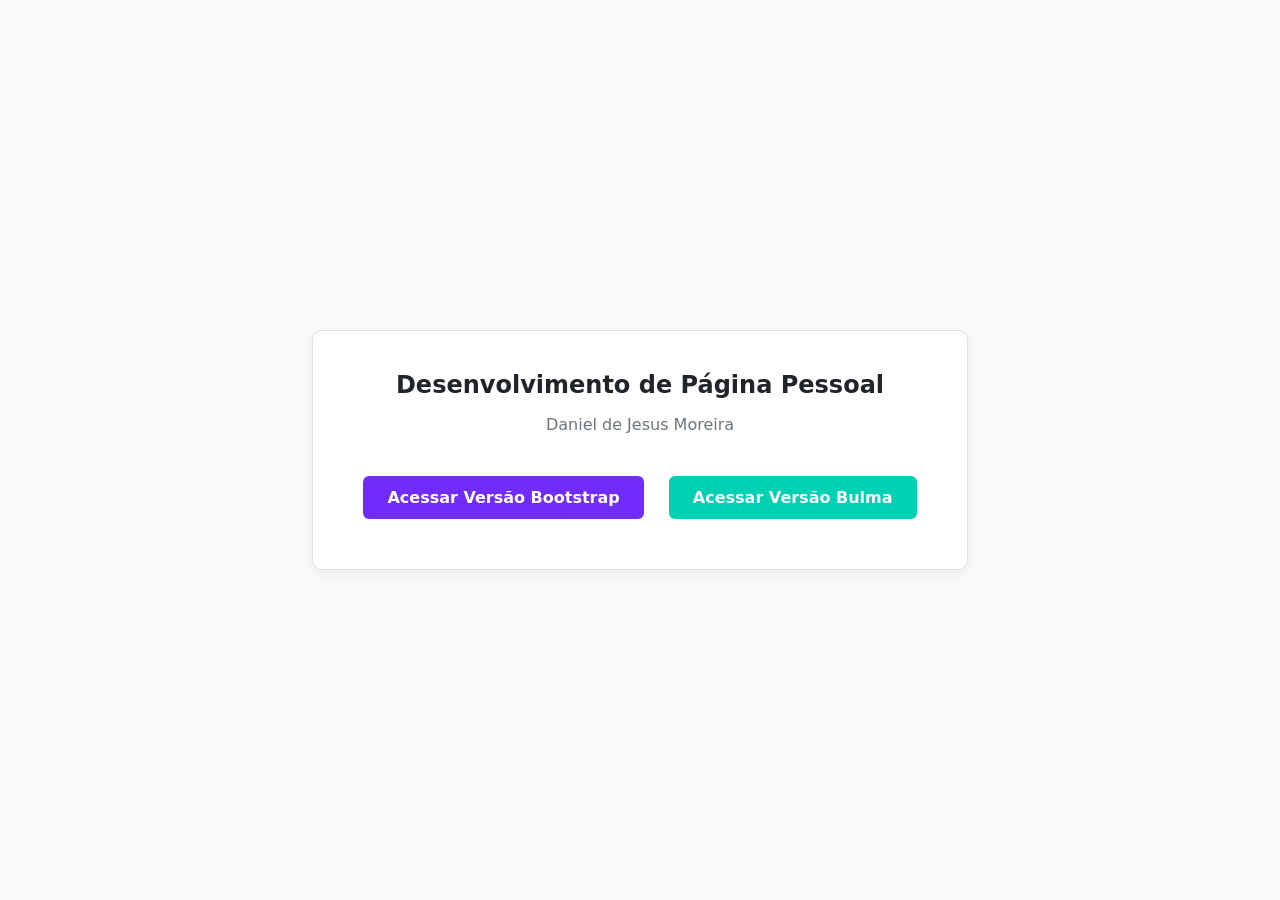
<file: index.html>
<!DOCTYPE html>
<html lang="pt-BR">
<head>
    <meta charset="UTF-8">
    <meta name="viewport" content="width=device-width, initial-scale=1.0">
    <title>Trabalho Prático 2 - GAC116</title>
    <style>
        body { 
            font-family: system-ui, -apple-system, sans-serif; 
            display: flex; 
            flex-direction: column; 
            align-items: center; 
            justify-content: center; 
            height: 100vh; 
            background-color: #f8f9fa; 
            margin: 0; 
        }
        .container { 
            background: white; 
            padding: 2.5rem; 
            border-radius: 10px; 
            box-shadow: 0 4px 12px rgba(0,0,0,0.05); 
            text-align: center; 
            border: 1px solid #dee2e6;
        }
        .btn { 
            display: inline-block; 
            margin: 10px; 
            padding: 12px 24px; 
            text-decoration: none; 
            color: white; 
            border-radius: 6px; 
            font-weight: 600;
            transition: opacity 0.2s;
        }
        .btn:hover { opacity: 0.9; }
        .btn-bootstrap { background-color: #712cf9; } /* Roxo do Bootstrap */
        .btn-bulma { background-color: #00d1b2; } /* Verde do Bulma */
    </style>
</head>
<body>
    <div class="container">
        <h1 style="margin-top: 0; font-size: 1.5rem; color: #212529;">Desenvolvimento de Página Pessoal</h1>
        <p style="color: #6c757d; margin-bottom: 2rem;">Daniel de Jesus Moreira</p>
        
        <div>
            <a href="versao-bootstrap/index.html" class="btn btn-bootstrap">Acessar Versão Bootstrap</a>
            <a href="versao-alternativa/index.html" class="btn btn-bulma">Acessar Versão Bulma</a>
        </div>
    </div>
</body>
</html>
</file>
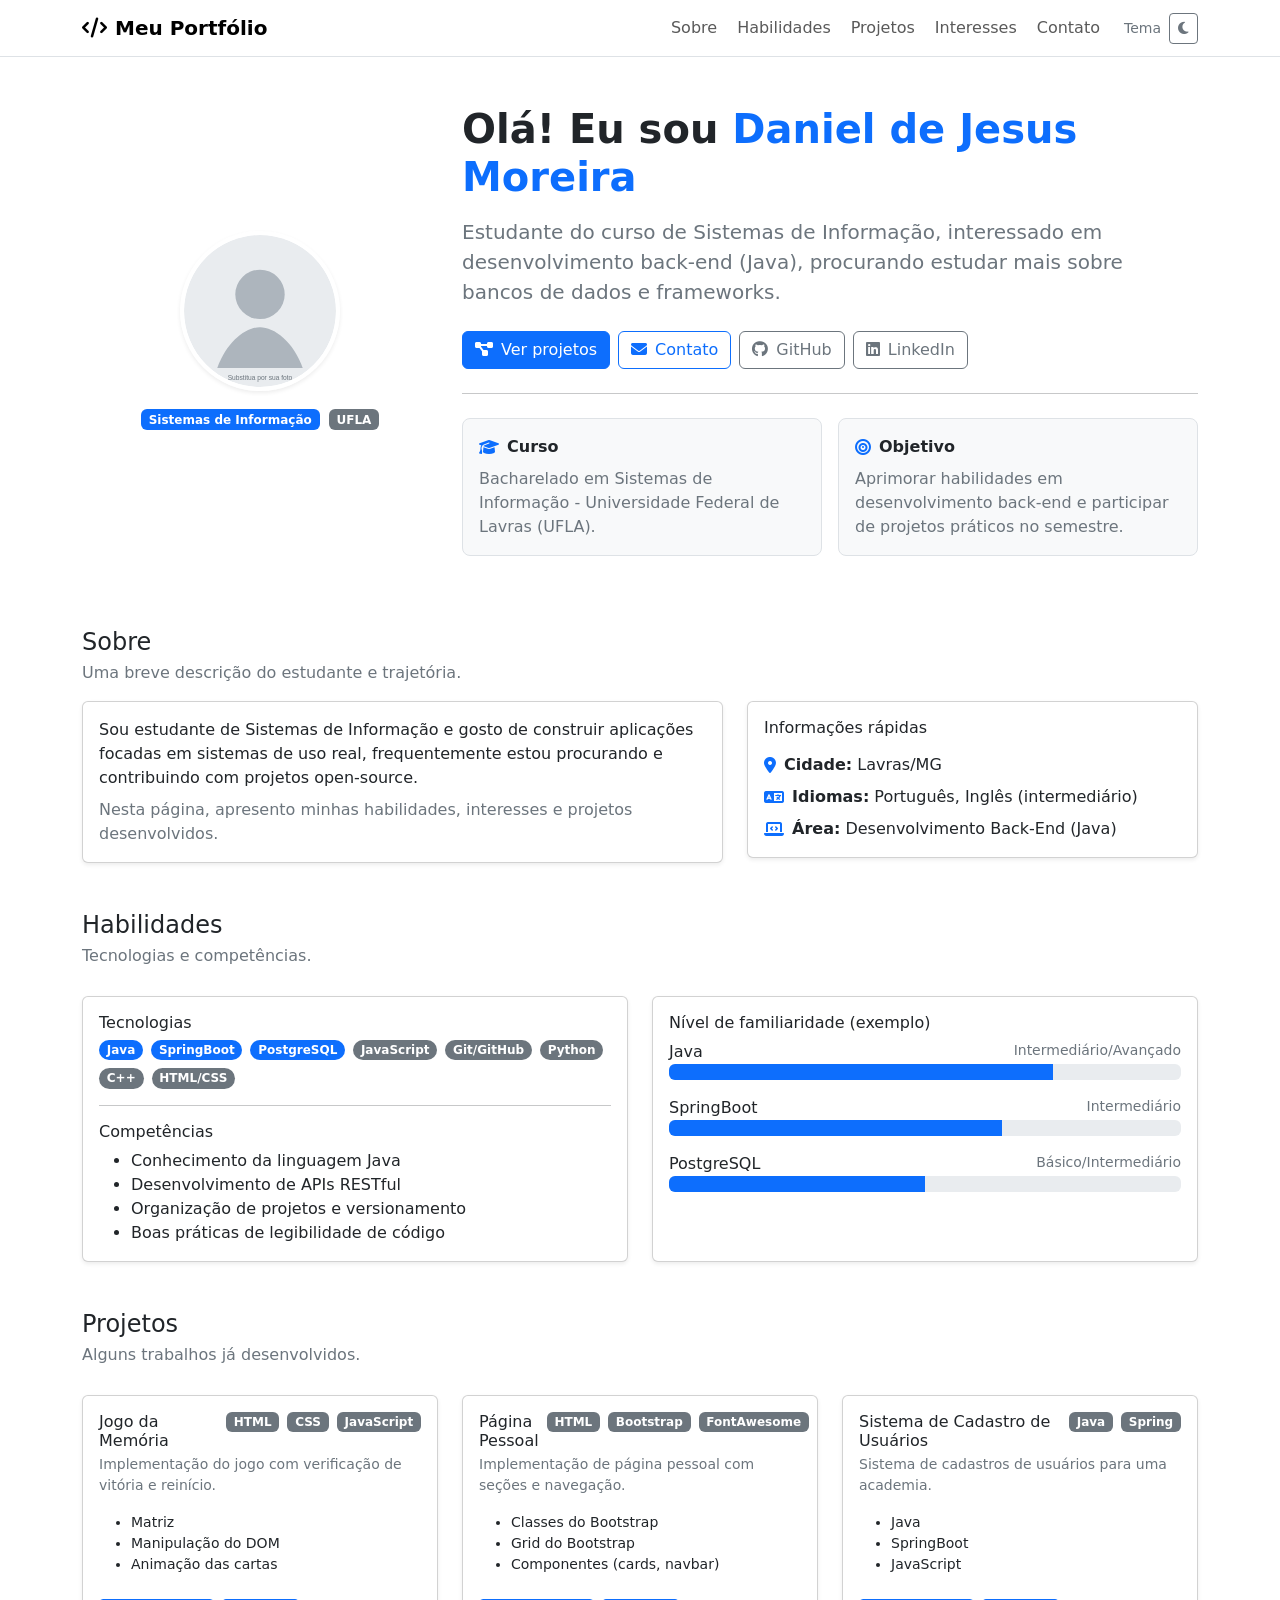
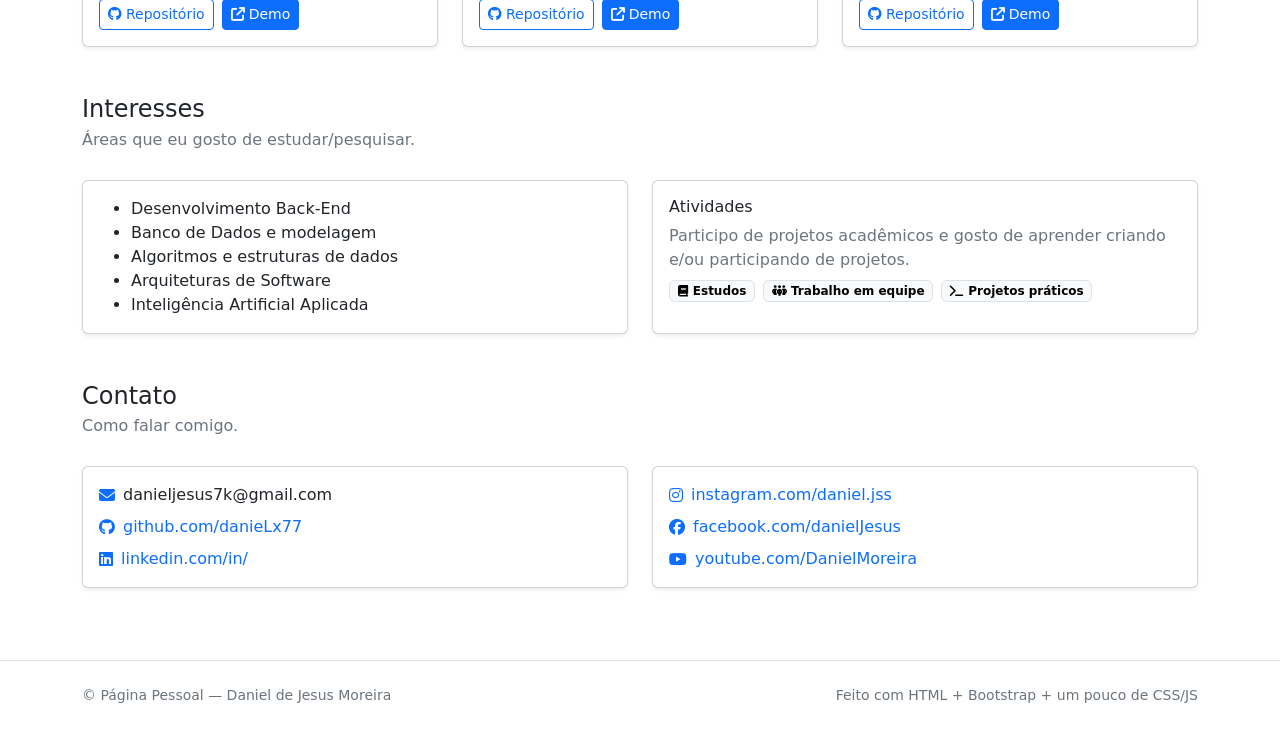
<file: versao-bootstrap/index.html>
<!DOCTYPE html>
<html lang="pt-BR" data-bs-theme="light">
    <head>
        <meta charset="utf-8">
        <meta name="viewport" content="width=device-width, initial-scale=1.0">
        <title>Página Pessoal</title>

        <!-- Bootstrap 5 (CSS) -->
        <link href="https://cdn.jsdelivr.net/npm/bootstrap@5.3.3/dist/css/bootstrap.min.css" rel="stylesheet">

        <!-- Font Awesome (ícones) -->
        <link rel="stylesheet" href="https://cdnjs.cloudflare.com/ajax/libs/font-awesome/6.5.0/css/all.min.css">

        <!-- CSS do projeto (externo) -->
        <link rel="stylesheet" href="assets/css/styles.css">
    </head>
    <body class="bg-body">

        <!-- Navbar -->
<nav class="navbar navbar-expand-lg border-bottom bg-body sticky-top">
    <div class="container">
        <a class="navbar-brand fw-semibold" href="#top">
            <i class="fa-solid fa-code me-2"></i>Meu Portfólio
        </a>
        <button class="navbar-toggler" type="button" data-bs-toggle="collapse" data-bs-target="#navContent">
            <span class="navbar-toggler-icon"></span>
        </button>
        <div class="collapse navbar-collapse" id="navContent">
            <ul class="navbar-nav ms-auto gap-lg-1">
                <li class="nav-item"><a class="nav-link" href="#sobre">Sobre</a></li>
                <li class="nav-item"><a class="nav-link" href="#habilidades">Habilidades</a></li>
                <li class="nav-item"><a class="nav-link" href="#projetos">Projetos</a></li>
                <li class="nav-item"><a class="nav-link" href="#interesses">Interesses</a></li>
                <li class="nav-item"><a class="nav-link" href="#contato">Contato</a></li>
            </ul>
            <div class="ms-lg-3 d-flex align-items-center gap-2 py-2 py-lg-0">
                <span class="small text-secondary d-none d-lg-inline">Tema</span>
                <button id="themeToggle" class="btn btn-outline-secondary btn-sm" type="button">
                    <i class="fa-solid fa-moon"></i>
                </button>
            </div>
        </div>
    </div>
</nav>

<!-- Header / Informações Básicas -->
<header id="top" class="py-5">
    <div class="container">
        <div class="row align-items-center g-4">
            <div class="col-12 col-lg-4 text-center">
                <img class="profile-img shadow-sm" src="assets/img/foto.svg" alt="Foto de perfil">
                <div class="mt-3">
                    <span class="badge text-bg-primary me-1">Sistemas de Informação</span>
                    <span class="badge text-bg-secondary">UFLA</span>
                </div>
            </div>
            <div class="col-12 col-lg-8">
                <h1 class="display-6 fw-semibold mb-3">
                    Olá! Eu sou <span class="text-primary">Daniel de Jesus Moreira</span>
                </h1>
                <p class="lead text-secondary mb-4">
                    Estudante do curso de Sistemas de Informação, interessado em desenvolvimento back-end (Java), procurando estudar mais sobre bancos de dados e frameworks.
                </p>
                <div class="d-flex flex-wrap gap-2">
                    <a class="btn btn-primary" href="#projetos">
                        <i class="fa-solid fa-diagram-project me-2"></i>Ver projetos
                    </a>
                    <a class="btn btn-outline-primary" href="#contato">
                        <i class="fa-solid fa-envelope me-2"></i>Contato
                    </a>
                    <a class="btn btn-outline-secondary" href="https://github.com/danieLx77" target="_blank">
                        <i class="fa-brands fa-github me-2"></i>GitHub
                    </a>
                    <a class="btn btn-outline-secondary" href="https://www.linkedin.com/" target="_blank">
                        <i class="fa-brands fa-linkedin me-2"></i>LinkedIn
                    </a>
                </div>
                <hr class="my-4">
                <div class="row g-3">
                    <div class="col-12 col-md-6">
                        <div class="p-3 rounded-3 border bg-body-tertiary">
                            <div class="d-flex align-items-center gap-2 mb-2">
                                <i class="fa-solid fa-graduation-cap text-primary"></i>
                                <strong>Curso</strong>
                            </div>
                            <p class="mb-0 text-secondary">
                                Bacharelado em Sistemas de Informação - Universidade Federal de Lavras (UFLA).
                            </p>
                        </div>
                    </div>
                    <div class="col-12 col-md-6">
                        <div class="p-3 rounded-3 border bg-body-tertiary">
                            <div class="d-flex align-items-center gap-2 mb-2">
                                <i class="fa-solid fa-bullseye text-primary"></i>
                                <strong>Objetivo</strong>
                            </div>
                            <p class="mb-0 text-secondary">
                                Aprimorar habilidades em desenvolvimento back-end e participar de projetos práticos no semestre.
                            </p>
                        </div>
                    </div>
                </div>
            </div>
        </div>
    </div>
</header>
<main class="pb-5">
    <!-- Sobre -->
    <section id="sobre" class="py-4">
        <div class="container">
            <div class="mb-3">
                <h2 class="h4 mb-1">Sobre</h2>
                <p class="text-secondary mb-0">Uma breve descrição do estudante e trajetória.</p>
            </div>
            <div class="row g-4">
                <div class="col-12 col-lg-7">
                    <div class="card shadow-sm">
                        <div class="card-body">
                            <p class="mb-2">
                                Sou estudante de Sistemas de Informação e gosto de construir aplicações focadas em sistemas de uso real, frequentemente estou procurando e contribuindo com projetos open-source.
                            </p>
                            <p class="mb-0 text-secondary">
                                Nesta página, apresento minhas habilidades, interesses e projetos desenvolvidos.
                            </p>
                        </div>
                    </div>
                </div>
                <div class="col-12 col-lg-5">
                    <div class="card shadow-sm">
                        <div class="card-body">
                            <h3 class="h6 mb-3">Informações rápidas</h3>
                            <ul class="list-unstyled mb-0">
                                <li class="d-flex gap-2 mb-2">
                                    <i class="fa-solid fa-location-dot text-primary mt-1"></i>
                                    <div><strong>Cidade:</strong> Lavras/MG</div>
                                </li>
                                <li class="d-flex gap-2 align-items-start mb-2">
                                    <i class="fa-solid fa-language mt-1 text-primary"></i>
                                    <div><strong>Idiomas:</strong> Português, Inglês (intermediário)</div>
                                </li>
                                <li class="d-flex gap-2">
                                    <i class="fa-solid fa-laptop-code text-primary mt-1"></i>
                                    <div><strong>Área:</strong> Desenvolvimento Back-End (Java)</div>
                                </li>
                            </ul>
                        </div>
                    </div>
                </div>
            </div>
        </div>
    </section>
    <!-- Habilidades -->
<section id="habilidades" class="py-4">
    <div class="container">
        <div class="section-title">
            <h2 class="h4 mb-1">Habilidades</h2>
            <p class="text-secondary mb-0">Tecnologias e competências.</p>
        </div>
        <div class="row g-4 mt-1">
            <div class="col-12 col-lg-6">
                <div class="card shadow-sm h-100">
                    <div class="card-body">
                        <h3 class="h6">Tecnologias</h3>
                        <div class="d-flex flex-wrap gap-2">
                            <span class="badge rounded-pill text-bg-primary">Java</span>
                            <span class="badge rounded-pill text-bg-primary">SpringBoot</span>
                            <span class="badge rounded-pill text-bg-primary">PostgreSQL</span>
                            <span class="badge rounded-pill text-bg-secondary">JavaScript</span>
                            <span class="badge rounded-pill text-bg-secondary">Git/GitHub</span>
                            <span class="badge rounded-pill text-bg-secondary">Python</span>
                            <span class="badge rounded-pill text-bg-secondary">C++</span>
                            <span class="badge rounded-pill text-bg-secondary">HTML/CSS</span>
                        </div>
                        <hr>
                        <h3 class="h6">Competências</h3>
                        <ul class="mb-0">
                            <li>Conhecimento da linguagem Java</li>
                            <li>Desenvolvimento de APIs RESTful</li>
                            <li>Organização de projetos e versionamento</li>
                            <li>Boas práticas de legibilidade de código</li>
                        </ul>
                    </div>
                </div>
            </div>
            <div class="col-12 col-lg-6">
                <div class="card shadow-sm h-100">
                    <div class="card-body">
                        <h3 class="h6">Nível de familiaridade (exemplo)</h3>
                        <div class="mb-3">
                            <div class="d-flex justify-content-between">
                                <span>Java</span><span class="text-secondary small">Intermediário/Avançado</span>
                            </div>
                            <div class="progress" role="progressbar" aria-label="HTML" aria-valuenow="75" aria-valuemin="0" aria-valuemax="100">
                                <div class="progress-bar" style="width: 75%"></div>
                            </div>
                        </div>
                        <div class="mb-3">
                            <div class="d-flex justify-content-between">
                                <span>SpringBoot</span><span class="text-secondary small">Intermediário</span>
                            </div>
                            <div class="progress" role="progressbar" aria-label="CSS" aria-valuenow="65" aria-valuemin="0" aria-valuemax="100">
                                <div class="progress-bar" style="width: 65%"></div>
                            </div>
                        </div>
                        <div class="mb-0">
                            <div class="d-flex justify-content-between">
                                <span>PostgreSQL</span><span class="text-secondary small">Básico/Intermediário</span>
                            </div>
                            <div class="progress" role="progressbar" aria-label="JavaScript" aria-valuenow="50" aria-valuemin="0" aria-valuemax="100">
                                <div class="progress-bar" style="width: 50%"></div>
                            </div>
                        </div>
                    </div>
                </div>
            </div>
        </div>
    </div>
</section>
<!-- Projetos -->
<section id="projetos" class="py-4">
    <div class="container">
        <div class="section-title">
            <h2 class="h4 mb-1">Projetos</h2>
            <p class="text-secondary mb-0">Alguns trabalhos já desenvolvidos.</p>
        </div>
        <div class="row g-4 mt-1">
            <div class="col-12 col-md-6 col-lg-4">
                <div class="card shadow-sm h-100">
                    <div class="card-body d-flex flex-column">
                        <div class="d-flex align-items-start justify-content-between gap-2">
                            <h3 class="h6 mb-1">Jogo da Memória</h3>
                            <span class="badge text-bg-secondary">HTML</span>
                            <span class="badge text-bg-secondary">CSS</span>
                            <span class="badge text-bg-secondary">JavaScript</span>
                        </div>
                        <p class="text-secondary small">
                            Implementação do jogo com verificação de vitória e reinício.
                        </p>
                        <ul class="small mb-4">
                            <li>Matriz</li>
                            <li>Manipulação do DOM</li>
                            <li>Animação das cartas</li>
                        </ul>
                        <div class="mt-auto d-flex gap-2">
                            <a class="btn btn-sm btn-outline-primary" href="https://github.com/danieLx77/ProgWeb-UFLA" target="_blank" rel="noreferrer">
                                <i class="fa-brands fa-github me-1"></i>Repositório
                            </a>
                            <a class="btn btn-sm btn-primary" href="https://danielx77.github.io/ProgWeb-UFLA/" target="_blank" rel="noreferrer">
                                <i class="fa-solid fa-arrow-up-right-from-square me-1"></i>Demo
                            </a>
                        </div>
                    </div>
                </div>
            </div>
            <div class="col-12 col-md-6 col-lg-4">
                <div class="card shadow-sm h-100">
                    <div class="card-body d-flex flex-column">
                        <div class="d-flex align-items-start justify-content-between gap-2">
                            <h3 class="h6 mb-1">Página Pessoal</h3>
                            <span class="badge text-bg-secondary">HTML</span>
                            <span class="badge text-bg-secondary">Bootstrap</span>
                            <span class="badge text-bg-secondary">FontAwesome</span>
                        </div>
                        <p class="text-secondary small">
                            Implementação de página pessoal com seções e navegação.
                        </p>
                        <ul class="small mb-4">
                            <li>Classes do Bootstrap</li>
                            <li>Grid do Bootstrap</li>
                            <li>Componentes (cards, navbar)</li>
                        </ul>
                        <div class="mt-auto d-flex gap-2">
                            <a class="btn btn-sm btn-outline-primary" href="https://github.com/danieLx77/ProgWeb_2" target="_blank" rel="noreferrer">
                                <i class="fa-brands fa-github me-1"></i>Repositório
                            </a>
                            <a class="btn btn-sm btn-primary" href="#" target="_blank" rel="noreferrer">
                                <i class="fa-solid fa-arrow-up-right-from-square me-1"></i>Demo
                            </a>
                        </div>
                    </div>
                </div>
            </div>
            <div class="col-12 col-md-6 col-lg-4">
                <div class="card shadow-sm h-100">
                    <div class="card-body d-flex flex-column">
                        <div class="d-flex align-items-start justify-content-between gap-2">
                            <h3 class="h6 mb-1">Sistema de Cadastro de Usuários</h3>
                            <span class="badge text-bg-secondary">Java</span>
                            <span class="badge text-bg-secondary">Spring</span>
                        </div>
                        <p class="text-secondary small">
                            Sistema de cadastros de usuários para uma academia.
                        </p>
                        <ul class="small mb-4">
                            <li>Java</li>
                            <li>SpringBoot</li>
                            <li>JavaScript</li>
                        </ul>
                        <div class="mt-auto d-flex gap-2">
                            <a class="btn btn-sm btn-outline-primary" href="#" target="_blank" rel="noreferrer">
                                <i class="fa-brands fa-github me-1"></i>Repositório
                            </a>
                            <a class="btn btn-sm btn-primary" href="#" target="_blank" rel="noreferrer">
                                <i class="fa-solid fa-arrow-up-right-from-square me-1"></i>Demo
                            </a>
                        </div>
                    </div>
                </div>
            </div>
        </div>
    </div>
</section>
<!-- Interesses -->
<section id="interesses" class="py-4">
    <div class="container">
        <div class="section-title">
            <h2 class="h4 mb-1">Interesses</h2>
            <p class="text-secondary mb-0">Áreas que eu gosto de estudar/pesquisar.</p>
        </div>
        <div class="row g-4 mt-1">
            <div class="col-12 col-lg-6">
                <div class="card shadow-sm h-100">
                    <div class="card-body">
                        <ul class="mb-0">
                        <li>Desenvolvimento Back-End</li>
                        <li>Banco de Dados e modelagem</li>
                        <li>Algoritmos e estruturas de dados</li>
                        <li>Arquiteturas de Software</li>
                        <li>Inteligência Artificial Aplicada</li>
                        </ul>
                    </div>
                </div>
            </div>
            <div class="col-12 col-lg-6">
                <div class="card shadow-sm h-100">
                    <div class="card-body">
                        <h3 class="h6">Atividades</h3>
                        <p class="text-secondary mb-2">
                            Participo de projetos acadêmicos e gosto de aprender criando e/ou participando de projetos.
                        </p>
                        <div class="d-flex flex-wrap gap-2">
                            <span class="badge text-bg-light border"><i class="fa-solid fa-book me-1"></i>Estudos</span>
                            <span class="badge text-bg-light border"><i class="fa-solid fa-people-group me-1"></i>Trabalho em equipe</span>
                            <span class="badge text-bg-light border"><i class="fa-solid fa-terminal me-1"></i>Projetos práticos</span>
                        </div>
                    </div>
                </div>
            </div>
        </div>
    </div>
</section>
<!-- Contato -->
<section id="contato" class="py-4">
    <div class="container">
        <div class="section-title">
            <h2 class="h4 mb-1">Contato</h2>
            <p class="text-secondary mb-0">Como falar comigo.</p>
        </div>
        <div class="row g-4 mt-1">
            <div class="col-12 col-lg-6">
                <div class="card shadow-sm">
                    <div class="card-body">
                        <ul class="list-unstyled mb-0">
                            <li class="d-flex gap-2 align-items-center mb-2">
                                <i class="fa-solid fa-envelope text-primary"></i>
                                <span>danieljesus7k@gmail.com</span>
                            </li>
                            <li class="d-flex gap-2 align-items-center mb-2">
                                <i class="fa-brands fa-github text-primary"></i>
                                <a class="link-underline link-underline-opacity-0" href="https://github.com/" target="_blank" rel="noreferrer">
                                    github.com/danieLx77
                                </a>
                            </li>
                            <li class="d-flex gap-2 align-items-center">
                                <i class="fa-brands fa-linkedin text-primary"></i>
                                <a class="link-underline link-underline-opacity-0" href="https://www.linkedin.com/" target="_blank" rel="noreferrer">
                                    linkedin.com/in/
                                </a>
                            </li>
                        </ul>
                    </div>
                </div>
            </div>
            <div class="col-12 col-lg-6">
                <div class="card shadow-sm">
                    <div class="card-body">
                        <ul class="list-unstyled mb-0">
                            <li class="d-flex gap-2 align-items-center mb-2">
                                <i class="fa-brands fa-instagram text-primary"></i>
                                <a class="link-underline link-underline-opacity-0" href="https://instagram.com/" target="_blank" rel="noreferrer">
                                    instagram.com/daniel.jss
                                </a>
                            </li>
                            <li class="d-flex gap-2 align-items-center mb-2">
                                <i class="fa-brands fa-facebook text-primary"></i>
                                <a class="link-underline link-underline-opacity-0" href="https://facebook.com/" target="_blank" rel="noreferrer">
                                    facebook.com/danielJesus
                                </a>
                            </li>
                            <li class="d-flex gap-2 align-items-center">
                                <i class="fa-brands fa-youtube text-primary"></i>
                                <a class="link-underline link-underline-opacity-0" href="https://www.youtube.com/" target="_blank" rel="noreferrer">
                                    youtube.com/DanielMoreira
                                </a>
                            </li>
                        </ul>
                    </div>
                </div>
            </div>
        </div>
    </div>
</section>
</main>
<!-- Rodapé da Página -->
<footer class="border-top py-4">
    <div class="container d-flex flex-column flex-md-row justify-content-between gap-2">
        <small class="text-secondary">© <span id="year"></span> Página Pessoal — Daniel de Jesus Moreira</small>
        <small class="text-secondary">Feito com HTML + Bootstrap + um pouco de CSS/JS</small>
    </div>
</footer>



        <!-- Bootstrap JS (necessário para navbar colapsável) -->
        <script src="https://cdn.jsdelivr.net/npm/bootstrap@5.3.3/dist/js/bootstrap.bundle.min.js"></script>

        <!-- JS do projeto -->
        <script src="assets/js/script.js"></script>
    </body>
</html>
</file>
<file: versao-bootstrap/assets/css/styles.css>
/* Ajusta tamanho da imagem de perfil */
.profile-img {
    width: 160px;
    height: 160px;
    border-radius: 999px;
    border: 4px solid rgba(255, 255, 255, 0.7);
}

/* Melhorar espaçamento do âncora/título (por causa da navbar fixa) */
section {
    scroll-margin-top: 90px;
}
</file>
